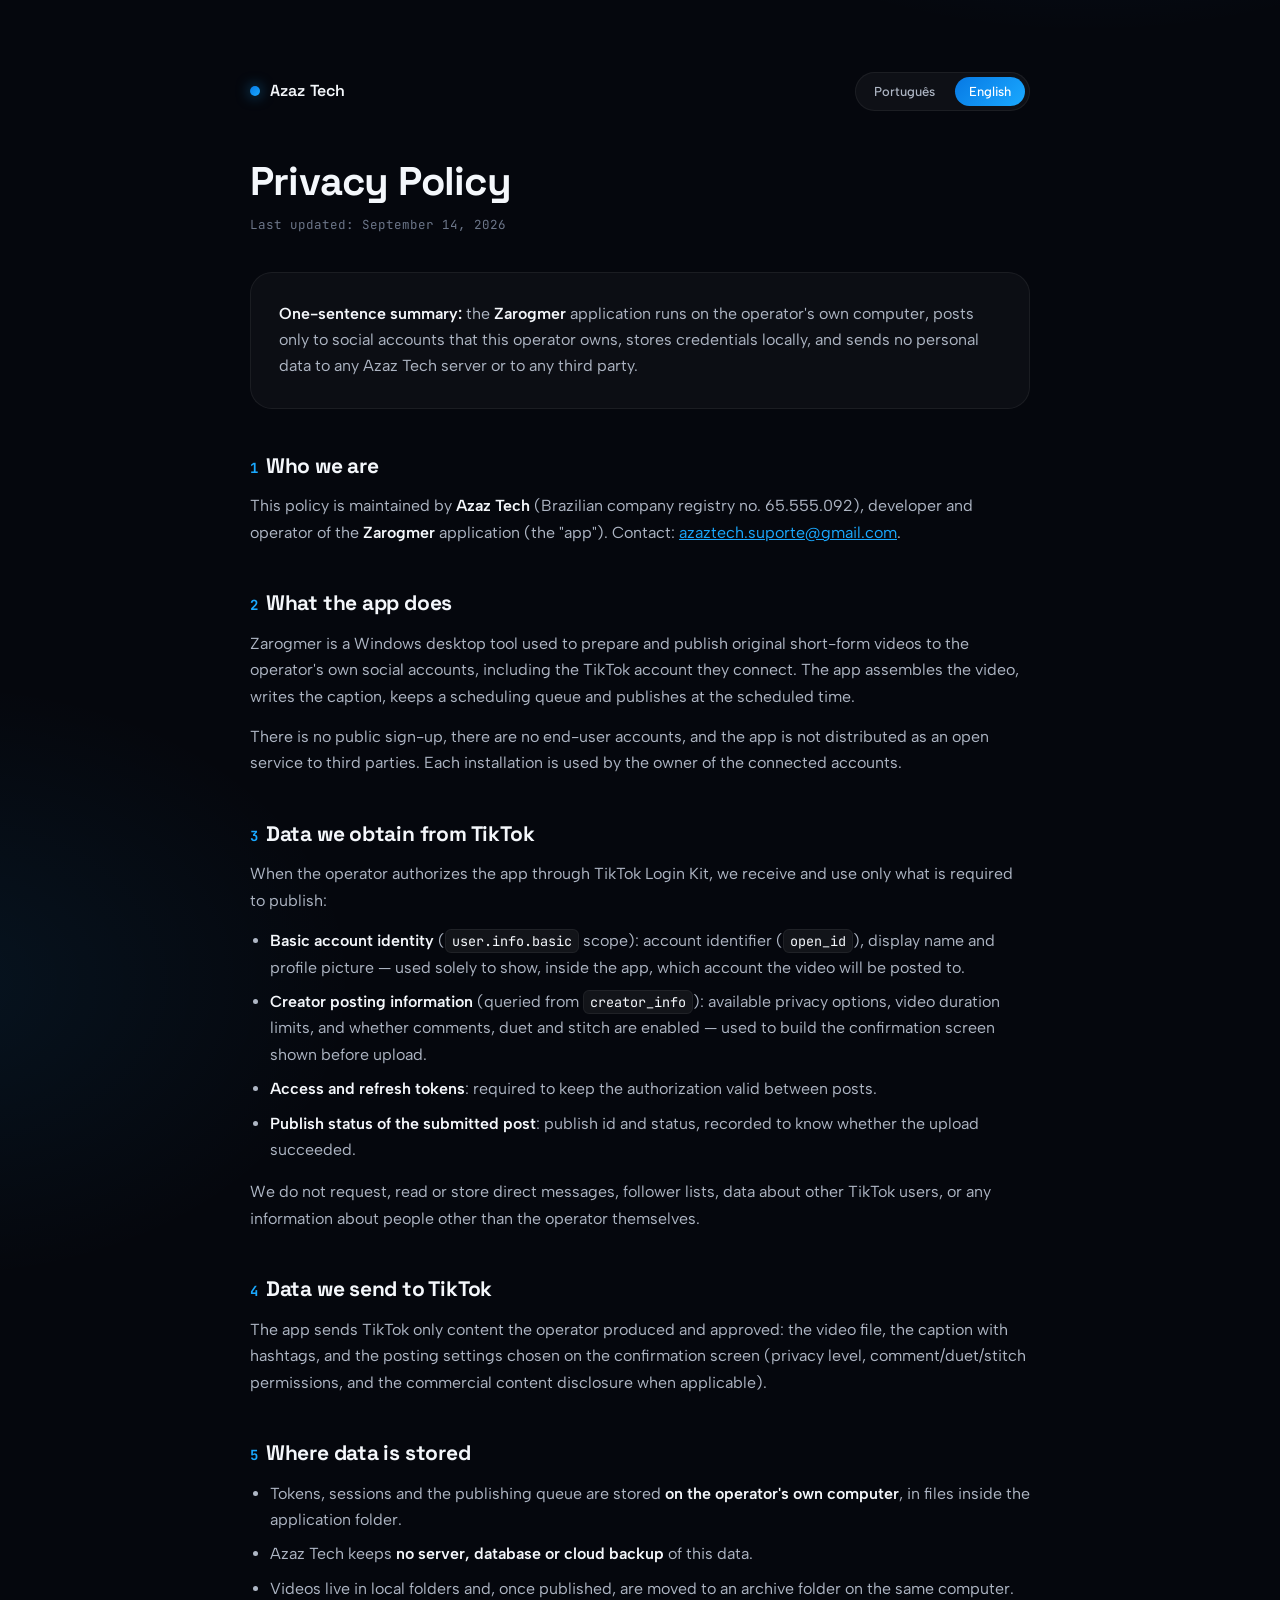
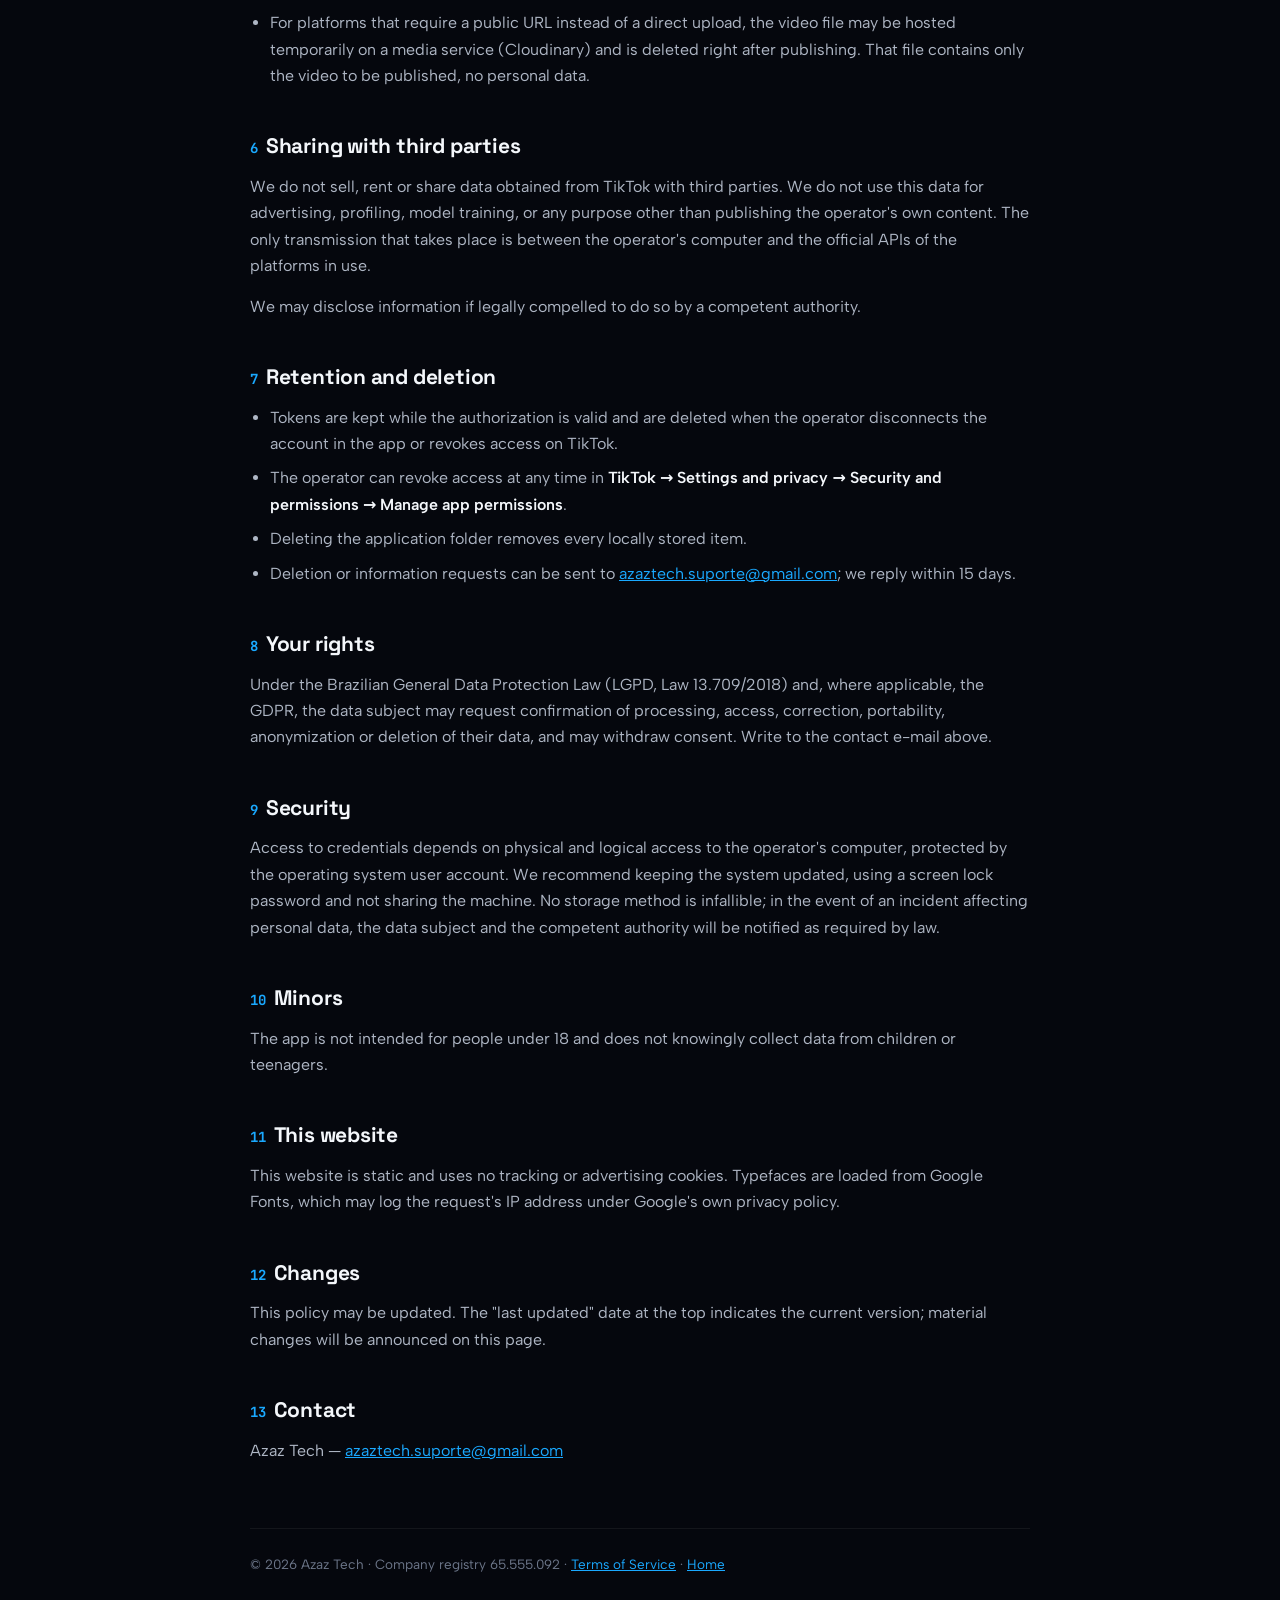
<file: privacidade/index.html>
<!doctype html>
<html lang="pt-BR">
<head>
<meta charset="utf-8" />
<meta name="viewport" content="width=device-width,initial-scale=1" />
<title>Política de Privacidade — Azaz Tech</title>
<link rel="icon" href="/favicon.ico" sizes="any" />
<link rel="icon" type="image/png" href="/assets/app-icon.png" />
<link rel="apple-touch-icon" href="/assets/app-icon.png" />
<meta name="description" content="Política de Privacidade do aplicativo Zarogmer, da Azaz Tech: quais dados são tratados, como são armazenados e como solicitar exclusão." />
<link rel="canonical" href="https://azaztech.com/privacidade/" />
<link rel="preconnect" href="https://fonts.googleapis.com" />
<link rel="preconnect" href="https://fonts.gstatic.com" crossorigin />
<link href="https://fonts.googleapis.com/css2?family=Space+Grotesk:wght@400;500;600;700&family=Albert+Sans:wght@300;400;500;600&family=JetBrains+Mono:wght@400;500&display=swap" rel="stylesheet" />
<link rel="stylesheet" href="/assets/legal.css" />
</head>
<body data-active="pt">
<div class="wrap">

  <header class="top">
    <a class="brand" href="/"><span class="dot"></span> Azaz Tech</a>
    <div class="langs" role="group" aria-label="Idioma / Language">
      <button type="button" data-set="pt" aria-pressed="true">Português</button>
      <button type="button" data-set="en" aria-pressed="false">English</button>
    </div>
  </header>

  <!-- ======================= PORTUGUES ======================= -->
  <section data-lang="pt">
    <h1>Política de Privacidade</h1>
    <p class="updated">Última atualização: 14 de setembro de 2026</p>

    <div class="card">
      <p><strong>Resumo em uma frase:</strong> o aplicativo <strong>Zarogmer</strong> roda no computador do próprio operador, publica apenas nas contas de rede social que esse operador possui, guarda as credenciais localmente e não envia dados pessoais para nenhum servidor da Azaz Tech nem para terceiros.</p>
    </div>

    <h2><span class="num">1</span>Quem somos</h2>
    <p>Esta política é mantida pela <strong>Azaz Tech</strong> (CNPJ 65.555.092), responsável pelo desenvolvimento e pela operação do aplicativo <strong>Zarogmer</strong> ("aplicativo"). Contato: <a href="mailto:azaztech.suporte@gmail.com">azaztech.suporte@gmail.com</a>.</p>

    <h2><span class="num">2</span>O que o aplicativo faz</h2>
    <p>O Zarogmer é uma ferramenta de desktop (Windows) usada para preparar e publicar vídeos curtos de autoria própria nas contas de rede social do operador — incluindo a conta do TikTok à qual ele se conecta. O aplicativo monta o vídeo, escreve a legenda, mantém uma fila de agendamento e publica no horário programado.</p>
    <p>Não existe cadastro público, não há contas de usuários finais e o aplicativo não é distribuído como serviço aberto a terceiros. Cada instalação é usada pelo titular das contas conectadas.</p>

    <h2><span class="num">3</span>Dados obtidos do TikTok</h2>
    <p>Quando o operador autoriza o aplicativo pelo Login Kit do TikTok, recebemos e utilizamos apenas o necessário para publicar:</p>
    <ul>
      <li><strong>Identificação básica da conta</strong> (escopo <code>user.info.basic</code>): identificador da conta (<code>open_id</code>), nome de exibição e foto de perfil — usados apenas para mostrar na tela do aplicativo em qual conta o vídeo será publicado.</li>
      <li><strong>Informações de publicação do criador</strong> (consultadas em <code>creator_info</code>): opções de privacidade disponíveis, limites de duração do vídeo e se comentários, dueto e costura estão habilitados — usados para montar a tela de confirmação antes do envio.</li>
      <li><strong>Tokens de acesso e de atualização</strong>: necessários para manter a autorização válida entre publicações.</li>
      <li><strong>Status do post enviado</strong>: identificador e situação da publicação, para registrar se o envio deu certo.</li>
    </ul>
    <p>Não solicitamos, não lemos e não armazenamos mensagens diretas, lista de seguidores, dados de outros usuários do TikTok ou qualquer informação de pessoas que não sejam o próprio operador.</p>

    <h2><span class="num">4</span>Dados enviados ao TikTok</h2>
    <p>O aplicativo envia ao TikTok apenas o conteúdo que o operador produziu e aprovou: o arquivo de vídeo, a legenda com hashtags e as configurações de publicação escolhidas na tela de confirmação (nível de privacidade, permissão de comentários, dueto e costura, e a declaração de conteúdo comercial quando aplicável).</p>

    <h2><span class="num">5</span>Onde os dados ficam armazenados</h2>
    <ul>
      <li>Tokens, sessões e a fila de publicação ficam <strong>no disco do computador do operador</strong>, em arquivos dentro da pasta do aplicativo.</li>
      <li>A Azaz Tech <strong>não mantém servidor, banco de dados ou backup em nuvem</strong> desses dados.</li>
      <li>Os vídeos ficam em pastas locais e, depois de publicados, são movidos para uma pasta de arquivados no próprio computador.</li>
      <li>Para publicar em plataformas que exigem uma URL pública em vez de upload direto, o arquivo de vídeo pode ser hospedado temporariamente em um serviço de mídia (Cloudinary) e é apagado logo após a publicação. Esse arquivo contém apenas o vídeo a ser publicado, nenhum dado pessoal.</li>
    </ul>

    <h2><span class="num">6</span>Compartilhamento com terceiros</h2>
    <p>Não vendemos, alugamos nem compartilhamos dados obtidos do TikTok com terceiros. Não usamos esses dados para publicidade, criação de perfis, treinamento de modelos ou qualquer finalidade diferente de publicar o conteúdo do operador. A única transmissão existente é entre o computador do operador e as APIs oficiais das plataformas utilizadas.</p>
    <p>Poderemos divulgar informações se formos legalmente obrigados por autoridade competente.</p>

    <h2><span class="num">7</span>Retenção e exclusão</h2>
    <ul>
      <li>Os tokens são mantidos enquanto a autorização estiver válida e são apagados quando o operador desconecta a conta no aplicativo ou revoga o acesso no TikTok.</li>
      <li>O operador pode revogar o acesso a qualquer momento em <strong>TikTok → Configurações e privacidade → Segurança e permissões → Gerenciar permissões de aplicativos</strong>.</li>
      <li>Apagar a pasta do aplicativo remove localmente todos os dados armazenados.</li>
      <li>Pedidos de exclusão ou de informação podem ser enviados para <a href="mailto:azaztech.suporte@gmail.com">azaztech.suporte@gmail.com</a>; respondemos em até 15 dias.</li>
    </ul>

    <h2><span class="num">8</span>Seus direitos</h2>
    <p>Conforme a Lei Geral de Proteção de Dados (LGPD, Lei 13.709/2018) e, quando aplicável, o GDPR, o titular pode solicitar confirmação de tratamento, acesso, correção, portabilidade, anonimização ou exclusão dos dados, além de revogar o consentimento. Basta escrever para o e-mail de contato acima.</p>

    <h2><span class="num">9</span>Segurança</h2>
    <p>O acesso às credenciais depende do acesso físico e lógico ao computador do operador, protegido pela conta de usuário do sistema operacional. Recomendamos manter o sistema atualizado, usar senha de tela e não compartilhar a máquina. Nenhum método de armazenamento é infalível; em caso de incidente que afete dados pessoais, o titular e a autoridade competente serão comunicados conforme a legislação.</p>

    <h2><span class="num">10</span>Menores de idade</h2>
    <p>O aplicativo não se destina a menores de 18 anos e não coleta intencionalmente dados de crianças ou adolescentes.</p>

    <h2><span class="num">11</span>Este site</h2>
    <p>Este site é estático e não utiliza cookies de rastreamento ou publicidade. As fontes tipográficas são carregadas do Google Fonts, que pode registrar o endereço IP da requisição conforme a política de privacidade do Google.</p>

    <h2><span class="num">12</span>Alterações</h2>
    <p>Esta política pode ser atualizada. A data de "última atualização" no topo indica a versão vigente; mudanças relevantes serão comunicadas na própria página.</p>

    <h2><span class="num">13</span>Contato</h2>
    <p>Azaz Tech — <a href="mailto:azaztech.suporte@gmail.com">azaztech.suporte@gmail.com</a></p>
  </section>

  <!-- ======================= ENGLISH ======================= -->
  <section data-lang="en">
    <h1>Privacy Policy</h1>
    <p class="updated">Last updated: September 14, 2026</p>

    <div class="card">
      <p><strong>One-sentence summary:</strong> the <strong>Zarogmer</strong> application runs on the operator's own computer, posts only to social accounts that this operator owns, stores credentials locally, and sends no personal data to any Azaz Tech server or to any third party.</p>
    </div>

    <h2><span class="num">1</span>Who we are</h2>
    <p>This policy is maintained by <strong>Azaz Tech</strong> (Brazilian company registry no. 65.555.092), developer and operator of the <strong>Zarogmer</strong> application (the "app"). Contact: <a href="mailto:azaztech.suporte@gmail.com">azaztech.suporte@gmail.com</a>.</p>

    <h2><span class="num">2</span>What the app does</h2>
    <p>Zarogmer is a Windows desktop tool used to prepare and publish original short-form videos to the operator's own social accounts, including the TikTok account they connect. The app assembles the video, writes the caption, keeps a scheduling queue and publishes at the scheduled time.</p>
    <p>There is no public sign-up, there are no end-user accounts, and the app is not distributed as an open service to third parties. Each installation is used by the owner of the connected accounts.</p>

    <h2><span class="num">3</span>Data we obtain from TikTok</h2>
    <p>When the operator authorizes the app through TikTok Login Kit, we receive and use only what is required to publish:</p>
    <ul>
      <li><strong>Basic account identity</strong> (<code>user.info.basic</code> scope): account identifier (<code>open_id</code>), display name and profile picture — used solely to show, inside the app, which account the video will be posted to.</li>
      <li><strong>Creator posting information</strong> (queried from <code>creator_info</code>): available privacy options, video duration limits, and whether comments, duet and stitch are enabled — used to build the confirmation screen shown before upload.</li>
      <li><strong>Access and refresh tokens</strong>: required to keep the authorization valid between posts.</li>
      <li><strong>Publish status of the submitted post</strong>: publish id and status, recorded to know whether the upload succeeded.</li>
    </ul>
    <p>We do not request, read or store direct messages, follower lists, data about other TikTok users, or any information about people other than the operator themselves.</p>

    <h2><span class="num">4</span>Data we send to TikTok</h2>
    <p>The app sends TikTok only content the operator produced and approved: the video file, the caption with hashtags, and the posting settings chosen on the confirmation screen (privacy level, comment/duet/stitch permissions, and the commercial content disclosure when applicable).</p>

    <h2><span class="num">5</span>Where data is stored</h2>
    <ul>
      <li>Tokens, sessions and the publishing queue are stored <strong>on the operator's own computer</strong>, in files inside the application folder.</li>
      <li>Azaz Tech keeps <strong>no server, database or cloud backup</strong> of this data.</li>
      <li>Videos live in local folders and, once published, are moved to an archive folder on the same computer.</li>
      <li>For platforms that require a public URL instead of a direct upload, the video file may be hosted temporarily on a media service (Cloudinary) and is deleted right after publishing. That file contains only the video to be published, no personal data.</li>
    </ul>

    <h2><span class="num">6</span>Sharing with third parties</h2>
    <p>We do not sell, rent or share data obtained from TikTok with third parties. We do not use this data for advertising, profiling, model training, or any purpose other than publishing the operator's own content. The only transmission that takes place is between the operator's computer and the official APIs of the platforms in use.</p>
    <p>We may disclose information if legally compelled to do so by a competent authority.</p>

    <h2><span class="num">7</span>Retention and deletion</h2>
    <ul>
      <li>Tokens are kept while the authorization is valid and are deleted when the operator disconnects the account in the app or revokes access on TikTok.</li>
      <li>The operator can revoke access at any time in <strong>TikTok → Settings and privacy → Security and permissions → Manage app permissions</strong>.</li>
      <li>Deleting the application folder removes every locally stored item.</li>
      <li>Deletion or information requests can be sent to <a href="mailto:azaztech.suporte@gmail.com">azaztech.suporte@gmail.com</a>; we reply within 15 days.</li>
    </ul>

    <h2><span class="num">8</span>Your rights</h2>
    <p>Under the Brazilian General Data Protection Law (LGPD, Law 13.709/2018) and, where applicable, the GDPR, the data subject may request confirmation of processing, access, correction, portability, anonymization or deletion of their data, and may withdraw consent. Write to the contact e-mail above.</p>

    <h2><span class="num">9</span>Security</h2>
    <p>Access to credentials depends on physical and logical access to the operator's computer, protected by the operating system user account. We recommend keeping the system updated, using a screen lock password and not sharing the machine. No storage method is infallible; in the event of an incident affecting personal data, the data subject and the competent authority will be notified as required by law.</p>

    <h2><span class="num">10</span>Minors</h2>
    <p>The app is not intended for people under 18 and does not knowingly collect data from children or teenagers.</p>

    <h2><span class="num">11</span>This website</h2>
    <p>This website is static and uses no tracking or advertising cookies. Typefaces are loaded from Google Fonts, which may log the request's IP address under Google's own privacy policy.</p>

    <h2><span class="num">12</span>Changes</h2>
    <p>This policy may be updated. The "last updated" date at the top indicates the current version; material changes will be announced on this page.</p>

    <h2><span class="num">13</span>Contact</h2>
    <p>Azaz Tech — <a href="mailto:azaztech.suporte@gmail.com">azaztech.suporte@gmail.com</a></p>
  </section>

  <footer class="bot">
    <span data-lang="pt">© 2026 Azaz Tech · CNPJ 65.555.092 · <a href="/termos/">Termos de Uso</a> · <a href="/">Início</a></span>
    <span data-lang="en">© 2026 Azaz Tech · Company registry 65.555.092 · <a href="/termos/">Terms of Service</a> · <a href="/">Home</a></span>
  </footer>

</div>

<script>
  (function () {
    var body = document.body;
    var botoes = document.querySelectorAll('.langs button');
    function aplicar(lang) {
      body.setAttribute('data-active', lang);
      botoes.forEach(function (b) {
        b.setAttribute('aria-pressed', String(b.dataset.set === lang));
      });
      try { localStorage.setItem('azaz-legal-lang', lang); } catch (e) {}
    }
    var salvo = null;
    try { salvo = localStorage.getItem('azaz-legal-lang'); } catch (e) {}
    var inicial = salvo || ((navigator.language || 'pt').toLowerCase().indexOf('pt') === 0 ? 'pt' : 'en');
    aplicar(inicial);
    botoes.forEach(function (b) {
      b.addEventListener('click', function () { aplicar(b.dataset.set); });
    });
  })();
</script>
</body>
</html>
</file>
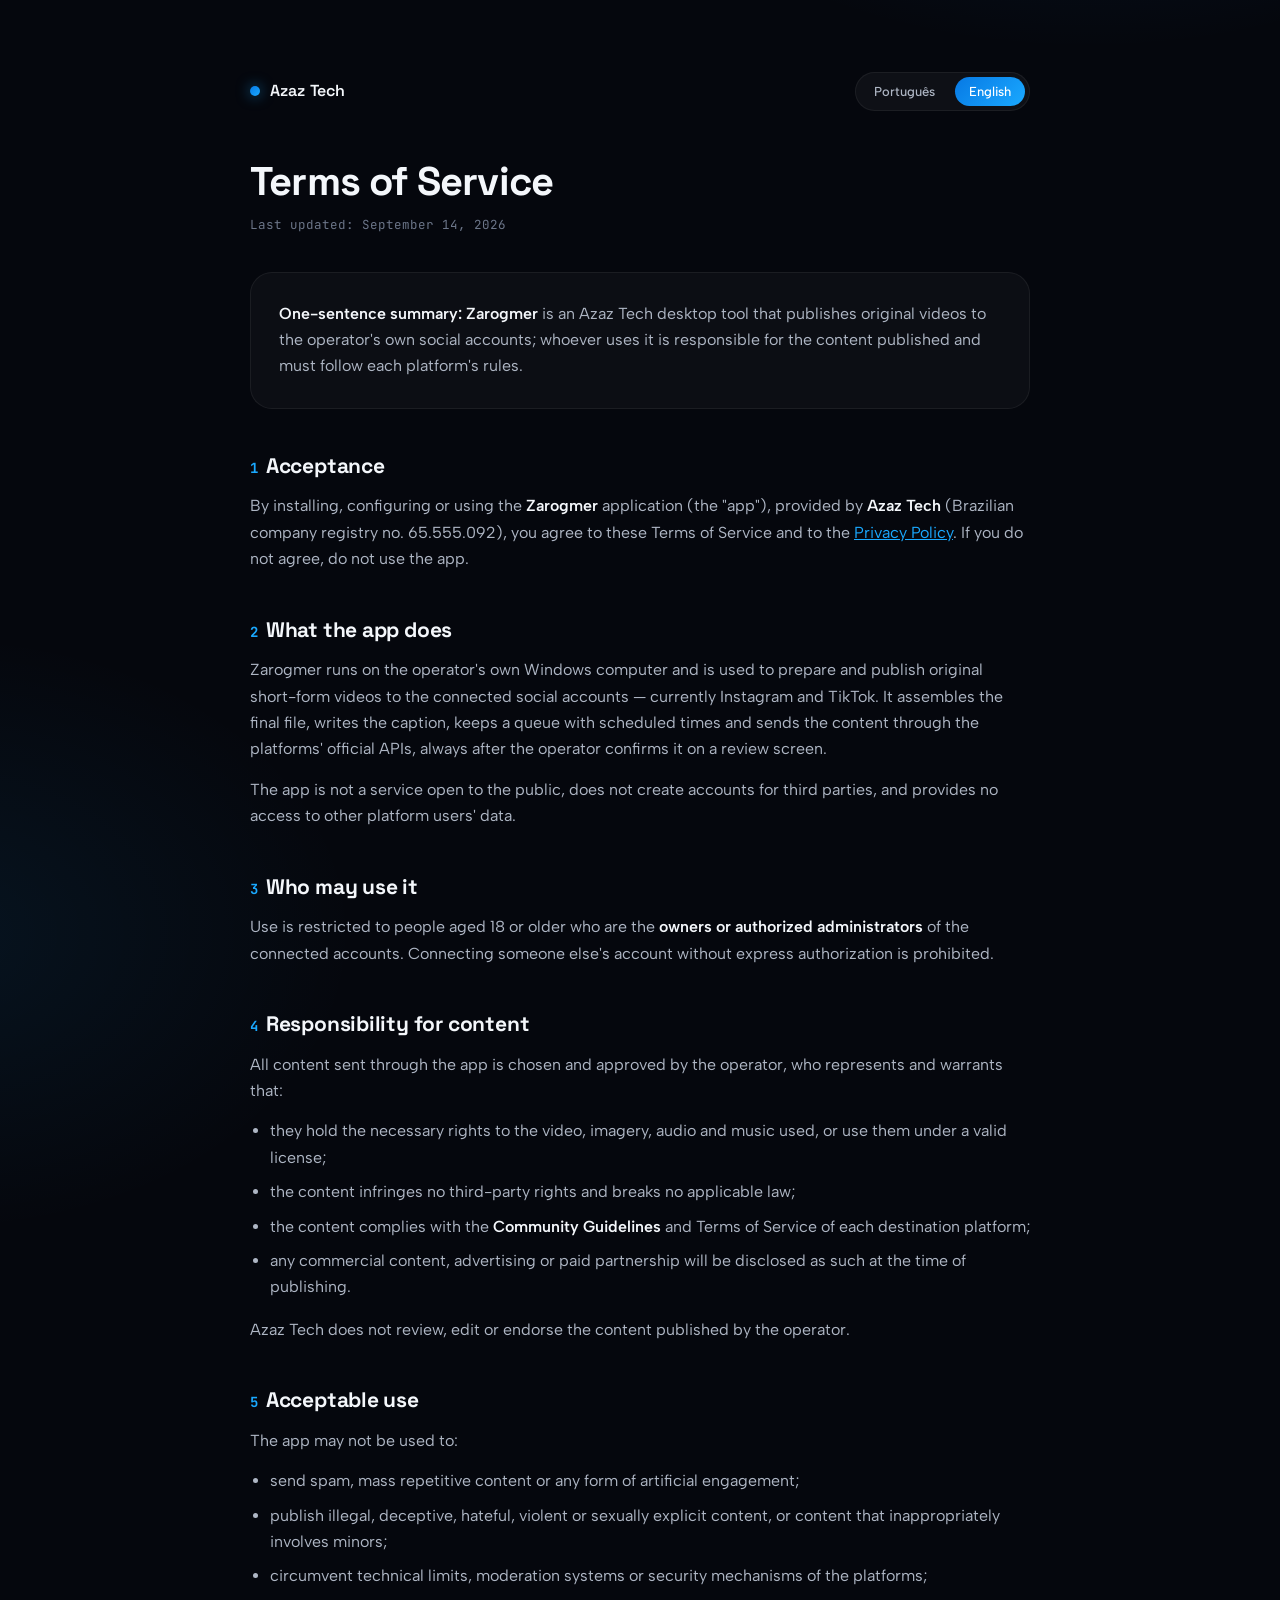
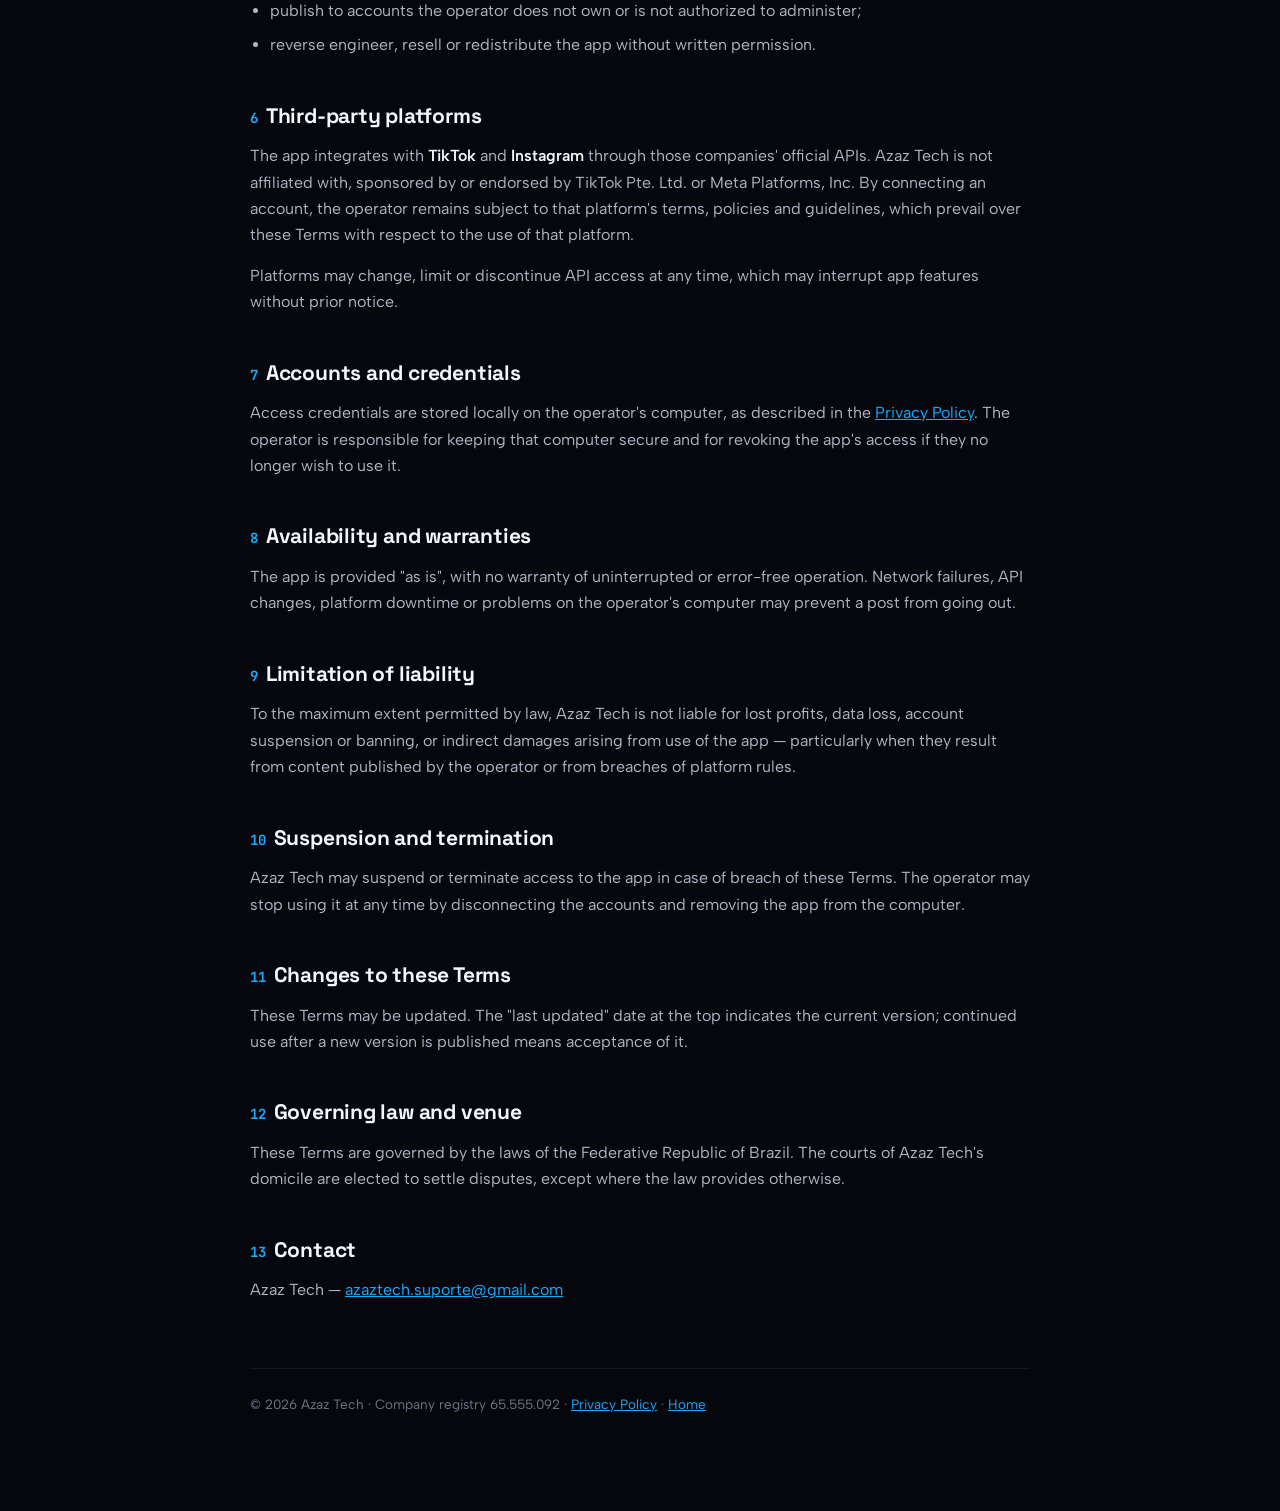
<file: termos/index.html>
<!doctype html>
<html lang="pt-BR">
<head>
<meta charset="utf-8" />
<meta name="viewport" content="width=device-width,initial-scale=1" />
<title>Termos de Uso — Azaz Tech</title>
<link rel="icon" href="/favicon.ico" sizes="any" />
<link rel="icon" type="image/png" href="/assets/app-icon.png" />
<link rel="apple-touch-icon" href="/assets/app-icon.png" />
<meta name="description" content="Termos de Uso do aplicativo Zarogmer, da Azaz Tech: o que a ferramenta faz, responsabilidades do operador e regras das plataformas conectadas." />
<link rel="canonical" href="https://azaztech.com/termos/" />
<link rel="preconnect" href="https://fonts.googleapis.com" />
<link rel="preconnect" href="https://fonts.gstatic.com" crossorigin />
<link href="https://fonts.googleapis.com/css2?family=Space+Grotesk:wght@400;500;600;700&family=Albert+Sans:wght@300;400;500;600&family=JetBrains+Mono:wght@400;500&display=swap" rel="stylesheet" />
<link rel="stylesheet" href="/assets/legal.css" />
</head>
<body data-active="pt">
<div class="wrap">

  <header class="top">
    <a class="brand" href="/"><span class="dot"></span> Azaz Tech</a>
    <div class="langs" role="group" aria-label="Idioma / Language">
      <button type="button" data-set="pt" aria-pressed="true">Português</button>
      <button type="button" data-set="en" aria-pressed="false">English</button>
    </div>
  </header>

  <!-- ======================= PORTUGUES ======================= -->
  <section data-lang="pt">
    <h1>Termos de Uso</h1>
    <p class="updated">Última atualização: 14 de setembro de 2026</p>

    <div class="card">
      <p><strong>Resumo em uma frase:</strong> o <strong>Zarogmer</strong> é uma ferramenta de desktop da Azaz Tech que publica vídeos de autoria própria nas contas de rede social do próprio operador; quem usa é responsável pelo conteúdo publicado e deve respeitar as regras de cada plataforma.</p>
    </div>

    <h2><span class="num">1</span>Aceite</h2>
    <p>Ao instalar, configurar ou utilizar o aplicativo <strong>Zarogmer</strong> ("aplicativo"), fornecido pela <strong>Azaz Tech</strong> (CNPJ 65.555.092), você concorda com estes Termos de Uso e com a <a href="/privacidade/">Política de Privacidade</a>. Se não concordar, não utilize o aplicativo.</p>

    <h2><span class="num">2</span>O que o aplicativo faz</h2>
    <p>O Zarogmer é executado no computador do operador (Windows) e serve para preparar e publicar vídeos curtos de autoria própria nas contas de rede social conectadas — hoje Instagram e TikTok. Ele monta o arquivo final, escreve a legenda, mantém uma fila com horário de publicação e envia o conteúdo pelas APIs oficiais das plataformas, sempre após confirmação do operador na tela de revisão.</p>
    <p>O aplicativo não é um serviço aberto ao público, não cria contas para terceiros e não oferece acesso a dados de outros usuários das plataformas.</p>

    <h2><span class="num">3</span>Quem pode usar</h2>
    <p>O uso é restrito a maiores de 18 anos que sejam <strong>titulares ou administradores autorizados</strong> das contas conectadas. Conectar uma conta de terceiro sem autorização expressa é proibido.</p>

    <h2><span class="num">4</span>Responsabilidade pelo conteúdo</h2>
    <p>Todo conteúdo enviado pelo aplicativo é escolhido e aprovado pelo operador, que declara e garante:</p>
    <ul>
      <li>possuir os direitos necessários sobre o vídeo, a imagem, o áudio e a música utilizados, ou utilizá-los dentro de licença válida;</li>
      <li>que o conteúdo não viola direitos de terceiros, nem a legislação aplicável;</li>
      <li>que o conteúdo respeita as <strong>Diretrizes da Comunidade</strong> e os Termos de Serviço de cada plataforma de destino;</li>
      <li>que qualquer conteúdo comercial, publicidade ou parceria paga será declarado como tal no momento da publicação.</li>
    </ul>
    <p>A Azaz Tech não revisa, edita nem endossa o conteúdo publicado pelo operador.</p>

    <h2><span class="num">5</span>Uso aceitável</h2>
    <p>É proibido usar o aplicativo para:</p>
    <ul>
      <li>enviar spam, conteúdo repetitivo em massa ou qualquer forma de engajamento artificial;</li>
      <li>publicar conteúdo ilegal, enganoso, de ódio, violento, sexual explícito ou que envolva menores de forma inadequada;</li>
      <li>burlar limites técnicos, sistemas de moderação ou mecanismos de segurança das plataformas;</li>
      <li>publicar em contas das quais o operador não seja titular ou administrador autorizado;</li>
      <li>fazer engenharia reversa, revender ou redistribuir o aplicativo sem autorização escrita.</li>
    </ul>

    <h2><span class="num">6</span>Plataformas de terceiros</h2>
    <p>O aplicativo integra-se ao <strong>TikTok</strong> e ao <strong>Instagram</strong> por meio das APIs oficiais dessas empresas. A Azaz Tech não é afiliada, patrocinada nem endossada pelo TikTok Pte. Ltd. ou pela Meta Platforms, Inc. Ao conectar uma conta, o operador continua sujeito aos termos, políticas e diretrizes da plataforma correspondente, que prevalecem sobre estes Termos no que diz respeito ao uso daquela plataforma.</p>
    <p>As plataformas podem alterar, limitar ou encerrar o acesso às suas APIs a qualquer momento, o que pode interromper funcionalidades do aplicativo sem aviso prévio.</p>

    <h2><span class="num">7</span>Contas e credenciais</h2>
    <p>As credenciais de acesso ficam armazenadas localmente no computador do operador, conforme descrito na <a href="/privacidade/">Política de Privacidade</a>. O operador é responsável por manter o computador seguro e por revogar o acesso do aplicativo caso não deseje mais utilizá-lo.</p>

    <h2><span class="num">8</span>Disponibilidade e garantias</h2>
    <p>O aplicativo é fornecido "no estado em que se encontra", sem garantia de funcionamento ininterrupto ou livre de erros. Falhas de rede, mudanças nas APIs, indisponibilidade das plataformas ou problemas no computador do operador podem impedir uma publicação.</p>

    <h2><span class="num">9</span>Limitação de responsabilidade</h2>
    <p>Na máxima extensão permitida pela lei, a Azaz Tech não responde por lucros cessantes, perda de dados, suspensão ou banimento de contas, nem por danos indiretos decorrentes do uso do aplicativo — em especial quando resultarem de conteúdo publicado pelo operador ou de violação das regras das plataformas.</p>

    <h2><span class="num">10</span>Suspensão e encerramento</h2>
    <p>A Azaz Tech pode suspender ou encerrar o acesso ao aplicativo em caso de violação destes Termos. O operador pode encerrar o uso a qualquer momento, desconectando as contas e removendo o aplicativo do computador.</p>

    <h2><span class="num">11</span>Alterações destes Termos</h2>
    <p>Estes Termos podem ser atualizados. A data de "última atualização" no topo indica a versão vigente; o uso continuado após a publicação de uma nova versão significa concordância com ela.</p>

    <h2><span class="num">12</span>Lei aplicável e foro</h2>
    <p>Estes Termos são regidos pelas leis da República Federativa do Brasil. Fica eleito o foro da comarca do domicílio da Azaz Tech para dirimir controvérsias, salvo disposição legal em contrário.</p>

    <h2><span class="num">13</span>Contato</h2>
    <p>Azaz Tech — <a href="mailto:azaztech.suporte@gmail.com">azaztech.suporte@gmail.com</a></p>
  </section>

  <!-- ======================= ENGLISH ======================= -->
  <section data-lang="en">
    <h1>Terms of Service</h1>
    <p class="updated">Last updated: September 14, 2026</p>

    <div class="card">
      <p><strong>One-sentence summary:</strong> <strong>Zarogmer</strong> is an Azaz Tech desktop tool that publishes original videos to the operator's own social accounts; whoever uses it is responsible for the content published and must follow each platform's rules.</p>
    </div>

    <h2><span class="num">1</span>Acceptance</h2>
    <p>By installing, configuring or using the <strong>Zarogmer</strong> application (the "app"), provided by <strong>Azaz Tech</strong> (Brazilian company registry no. 65.555.092), you agree to these Terms of Service and to the <a href="/privacidade/">Privacy Policy</a>. If you do not agree, do not use the app.</p>

    <h2><span class="num">2</span>What the app does</h2>
    <p>Zarogmer runs on the operator's own Windows computer and is used to prepare and publish original short-form videos to the connected social accounts — currently Instagram and TikTok. It assembles the final file, writes the caption, keeps a queue with scheduled times and sends the content through the platforms' official APIs, always after the operator confirms it on a review screen.</p>
    <p>The app is not a service open to the public, does not create accounts for third parties, and provides no access to other platform users' data.</p>

    <h2><span class="num">3</span>Who may use it</h2>
    <p>Use is restricted to people aged 18 or older who are the <strong>owners or authorized administrators</strong> of the connected accounts. Connecting someone else's account without express authorization is prohibited.</p>

    <h2><span class="num">4</span>Responsibility for content</h2>
    <p>All content sent through the app is chosen and approved by the operator, who represents and warrants that:</p>
    <ul>
      <li>they hold the necessary rights to the video, imagery, audio and music used, or use them under a valid license;</li>
      <li>the content infringes no third-party rights and breaks no applicable law;</li>
      <li>the content complies with the <strong>Community Guidelines</strong> and Terms of Service of each destination platform;</li>
      <li>any commercial content, advertising or paid partnership will be disclosed as such at the time of publishing.</li>
    </ul>
    <p>Azaz Tech does not review, edit or endorse the content published by the operator.</p>

    <h2><span class="num">5</span>Acceptable use</h2>
    <p>The app may not be used to:</p>
    <ul>
      <li>send spam, mass repetitive content or any form of artificial engagement;</li>
      <li>publish illegal, deceptive, hateful, violent or sexually explicit content, or content that inappropriately involves minors;</li>
      <li>circumvent technical limits, moderation systems or security mechanisms of the platforms;</li>
      <li>publish to accounts the operator does not own or is not authorized to administer;</li>
      <li>reverse engineer, resell or redistribute the app without written permission.</li>
    </ul>

    <h2><span class="num">6</span>Third-party platforms</h2>
    <p>The app integrates with <strong>TikTok</strong> and <strong>Instagram</strong> through those companies' official APIs. Azaz Tech is not affiliated with, sponsored by or endorsed by TikTok Pte. Ltd. or Meta Platforms, Inc. By connecting an account, the operator remains subject to that platform's terms, policies and guidelines, which prevail over these Terms with respect to the use of that platform.</p>
    <p>Platforms may change, limit or discontinue API access at any time, which may interrupt app features without prior notice.</p>

    <h2><span class="num">7</span>Accounts and credentials</h2>
    <p>Access credentials are stored locally on the operator's computer, as described in the <a href="/privacidade/">Privacy Policy</a>. The operator is responsible for keeping that computer secure and for revoking the app's access if they no longer wish to use it.</p>

    <h2><span class="num">8</span>Availability and warranties</h2>
    <p>The app is provided "as is", with no warranty of uninterrupted or error-free operation. Network failures, API changes, platform downtime or problems on the operator's computer may prevent a post from going out.</p>

    <h2><span class="num">9</span>Limitation of liability</h2>
    <p>To the maximum extent permitted by law, Azaz Tech is not liable for lost profits, data loss, account suspension or banning, or indirect damages arising from use of the app — particularly when they result from content published by the operator or from breaches of platform rules.</p>

    <h2><span class="num">10</span>Suspension and termination</h2>
    <p>Azaz Tech may suspend or terminate access to the app in case of breach of these Terms. The operator may stop using it at any time by disconnecting the accounts and removing the app from the computer.</p>

    <h2><span class="num">11</span>Changes to these Terms</h2>
    <p>These Terms may be updated. The "last updated" date at the top indicates the current version; continued use after a new version is published means acceptance of it.</p>

    <h2><span class="num">12</span>Governing law and venue</h2>
    <p>These Terms are governed by the laws of the Federative Republic of Brazil. The courts of Azaz Tech's domicile are elected to settle disputes, except where the law provides otherwise.</p>

    <h2><span class="num">13</span>Contact</h2>
    <p>Azaz Tech — <a href="mailto:azaztech.suporte@gmail.com">azaztech.suporte@gmail.com</a></p>
  </section>

  <footer class="bot">
    <span data-lang="pt">© 2026 Azaz Tech · CNPJ 65.555.092 · <a href="/privacidade/">Política de Privacidade</a> · <a href="/">Início</a></span>
    <span data-lang="en">© 2026 Azaz Tech · Company registry 65.555.092 · <a href="/privacidade/">Privacy Policy</a> · <a href="/">Home</a></span>
  </footer>

</div>

<script>
  (function () {
    var body = document.body;
    var botoes = document.querySelectorAll('.langs button');
    function aplicar(lang) {
      body.setAttribute('data-active', lang);
      botoes.forEach(function (b) {
        b.setAttribute('aria-pressed', String(b.dataset.set === lang));
      });
      try { localStorage.setItem('azaz-legal-lang', lang); } catch (e) {}
    }
    var salvo = null;
    try { salvo = localStorage.getItem('azaz-legal-lang'); } catch (e) {}
    var inicial = salvo || ((navigator.language || 'pt').toLowerCase().indexOf('pt') === 0 ? 'pt' : 'en');
    aplicar(inicial);
    botoes.forEach(function (b) {
      b.addEventListener('click', function () { aplicar(b.dataset.set); });
    });
  })();
</script>
</body>
</html>
</file>
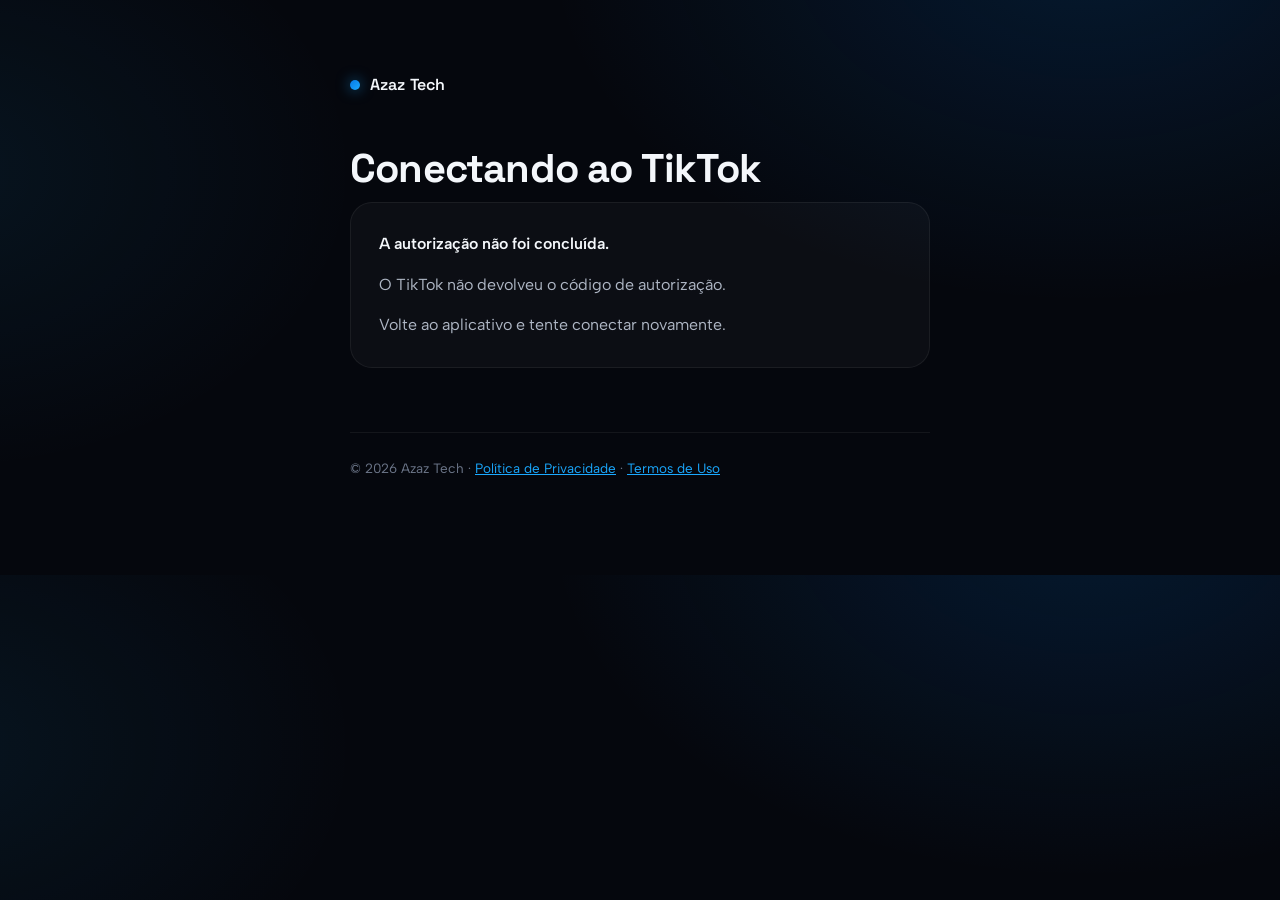
<file: tiktok/callback/index.html>
<!doctype html>
<html lang="pt-BR">
<head>
<meta charset="utf-8" />
<meta name="viewport" content="width=device-width,initial-scale=1" />
<meta name="robots" content="noindex" />
<title>Conectando ao TikTok — Azaz Tech</title>
<link rel="icon" href="/favicon.ico" sizes="any" />
<link rel="icon" type="image/png" href="/assets/app-icon.png" />
<link rel="apple-touch-icon" href="/assets/app-icon.png" />
<link rel="preconnect" href="https://fonts.googleapis.com" />
<link rel="preconnect" href="https://fonts.gstatic.com" crossorigin />
<link href="https://fonts.googleapis.com/css2?family=Space+Grotesk:wght@400;500;600;700&family=Albert+Sans:wght@300;400;500;600&family=JetBrains+Mono:wght@400;500&display=swap" rel="stylesheet" />
<link rel="stylesheet" href="/assets/legal.css" />
<style>
  .wrap{max-width:620px}
  .estado{display:flex; align-items:center; gap:12px; margin:0 0 18px}
  .spinner{width:20px; height:20px; border-radius:50%; border:2px solid rgba(255,255,255,.15); border-top-color:var(--electric); animation:gira .8s linear infinite}
  @keyframes gira{to{transform:rotate(360deg)}}
  .codigo{font-family:var(--mono); font-size:15px; word-break:break-all; background:rgba(255,255,255,.05); border:1px solid var(--line-strong); border-radius:var(--r-md); padding:14px; margin:0 0 14px; color:var(--fg)}
  .botao{font:500 14px/1 var(--body); color:#fff; background:linear-gradient(135deg,var(--royal),var(--electric)); border:0; border-radius:999px; padding:12px 22px; cursor:pointer}
  .oculto{display:none}
</style>
</head>
<body data-active="pt">
<div class="wrap">

  <header class="top">
    <a class="brand" href="/"><span class="dot"></span> Azaz Tech</a>
  </header>

  <h1>Conectando ao TikTok</h1>

  <!-- Caminho normal: devolve o codigo para o aplicativo aberto no computador. -->
  <div class="card" id="passando">
    <div class="estado"><div class="spinner"></div><strong>Devolvendo a autorização para o aplicativo…</strong></div>
    <p>Se nada acontecer, o aplicativo não está aberto — use o código abaixo.</p>
    <div class="codigo" id="valor"></div>
    <button class="botao" type="button" id="copiar">Copiar código</button>
  </div>

  <div class="card oculto" id="erro">
    <p><strong>A autorização não foi concluída.</strong></p>
    <p id="erro-detalhe"></p>
    <p>Volte ao aplicativo e tente conectar novamente.</p>
  </div>

  <footer class="bot">
    © 2026 Azaz Tech · <a href="/privacidade/">Política de Privacidade</a> · <a href="/termos/">Termos de Uso</a>
  </footer>

</div>

<script>
  (function () {
    // Porta em que o aplicativo de desktop escuta durante a conexao (CONFIG.TIKTOK_OAUTH_PORTA).
    var PORTA = 43117;

    var params = new URLSearchParams(location.search);
    var code = params.get('code');
    var state = params.get('state') || '';
    var erro = params.get('error') || params.get('errCode');
    var descricao = params.get('error_description') || params.get('errMsg') || '';

    var passando = document.getElementById('passando');
    var caixaErro = document.getElementById('erro');

    function mostrar(el) {
      [passando, caixaErro].forEach(function (n) { n.classList.add('oculto'); });
      el.classList.remove('oculto');
    }

    if (erro || !code) {
      document.getElementById('erro-detalhe').textContent = descricao || erro || 'O TikTok não devolveu o código de autorização.';
      mostrar(caixaErro);
      return;
    }

    // O codigo fica visivel desde ja: se o aplicativo estiver fechado, o
    // operador copia e cola em `tiktok_api.py --codigo`.
    document.getElementById('valor').textContent = code;

    // Entrega por NAVEGACAO, e nao por fetch: uma pagina https nao consegue
    // fazer requisicao para http://127.0.0.1 (o Chrome barra por mixed content
    // e por Private Network Access), mas navegar para la e permitido.
    var alvo = 'http://127.0.0.1:' + PORTA + '/tiktok?code=' + encodeURIComponent(code) +
               '&state=' + encodeURIComponent(state);
    setTimeout(function () { location.href = alvo; }, 1200);

    document.getElementById('copiar').addEventListener('click', function () {
      var texto = document.getElementById('valor').textContent;
      if (navigator.clipboard) { navigator.clipboard.writeText(texto); }
      this.textContent = 'Copiado!';
    });
  })();
</script>
</body>
</html>
</file>
<file: assets/legal.css>
/* Estilo compartilhado das paginas legais (Privacidade / Termos).
   Tokens copiados do index.html para manter a mesma identidade. */
:root{
  --ink-0:#000000; --ink-1:#05070d; --ink-2:#0a0e17; --ink-3:#11161f;
  --line:rgba(255,255,255,.06); --line-strong:rgba(255,255,255,.12);
  --fg:#f4f7fb; --fg-dim:#aeb6c4; --fg-mute:#6c7689;
  --royal:#0779E4; --electric:#1AA9FF;
  --display:"Space Grotesk", ui-sans-serif, system-ui, sans-serif;
  --body:"Albert Sans", ui-sans-serif, system-ui, sans-serif;
  --mono:"JetBrains Mono", ui-monospace, Menlo, monospace;
  --r-md:14px; --r-lg:22px;
}
*{box-sizing:border-box}
html,body{margin:0;padding:0}
body{
  background:
    radial-gradient(900px 600px at 85% -10%, rgba(7,121,228,.16), transparent 60%),
    radial-gradient(700px 500px at -5% 30%, rgba(26,169,255,.08), transparent 60%),
    var(--ink-1);
  color:var(--fg); font-family:var(--body); font-size:16px; line-height:1.65;
  -webkit-font-smoothing:antialiased;
}
.wrap{max-width:820px; margin:0 auto; padding:clamp(28px,6vw,72px) 20px 96px}
header.top{display:flex; align-items:center; justify-content:space-between; gap:16px; flex-wrap:wrap; margin-bottom:clamp(28px,5vw,48px)}
.brand{display:flex; align-items:center; gap:10px; text-decoration:none; color:var(--fg); font-family:var(--display); font-weight:600; letter-spacing:.01em}
.brand .dot{width:10px; height:10px; border-radius:50%; background:linear-gradient(135deg,var(--royal),var(--electric)); box-shadow:0 0 14px rgba(26,169,255,.6)}
.langs{display:flex; gap:6px; background:rgba(255,255,255,.04); border:1px solid var(--line); border-radius:999px; padding:4px}
.langs button{
  font:500 13px/1 var(--body); color:var(--fg-dim); background:transparent; border:0;
  padding:8px 14px; border-radius:999px; cursor:pointer;
}
.langs button[aria-pressed="true"]{background:linear-gradient(135deg,var(--royal),var(--electric)); color:#fff}
h1{font-family:var(--display); font-size:clamp(28px,4.4vw,40px); line-height:1.15; margin:0 0 10px; letter-spacing:-.02em}
.updated{font-family:var(--mono); font-size:12.5px; color:var(--fg-mute); margin:0 0 36px}
h2{font-family:var(--display); font-size:clamp(18px,2.4vw,21px); margin:40px 0 10px; letter-spacing:-.01em}
h2 .num{color:var(--electric); font-family:var(--mono); font-size:14px; margin-right:8px}
p{margin:0 0 14px; color:var(--fg-dim)}
ul{margin:0 0 16px; padding-left:20px; color:var(--fg-dim)}
li{margin:0 0 8px}
strong{color:var(--fg); font-weight:600}
a{color:var(--electric)}
code{font-family:var(--mono); font-size:13.5px; background:rgba(255,255,255,.05); border:1px solid var(--line); border-radius:6px; padding:2px 6px; color:var(--fg)}
.card{background:rgba(255,255,255,.03); border:1px solid var(--line); border-radius:var(--r-lg); padding:clamp(18px,3vw,28px); margin:0 0 20px}
.card p:last-child, .card ul:last-child{margin-bottom:0}
footer.bot{margin-top:64px; padding-top:24px; border-top:1px solid var(--line); color:var(--fg-mute); font-size:13.5px}
[data-lang]{display:block}
body[data-active="pt"] [data-lang="en"]{display:none}
body[data-active="en"] [data-lang="pt"]{display:none}
</file>
